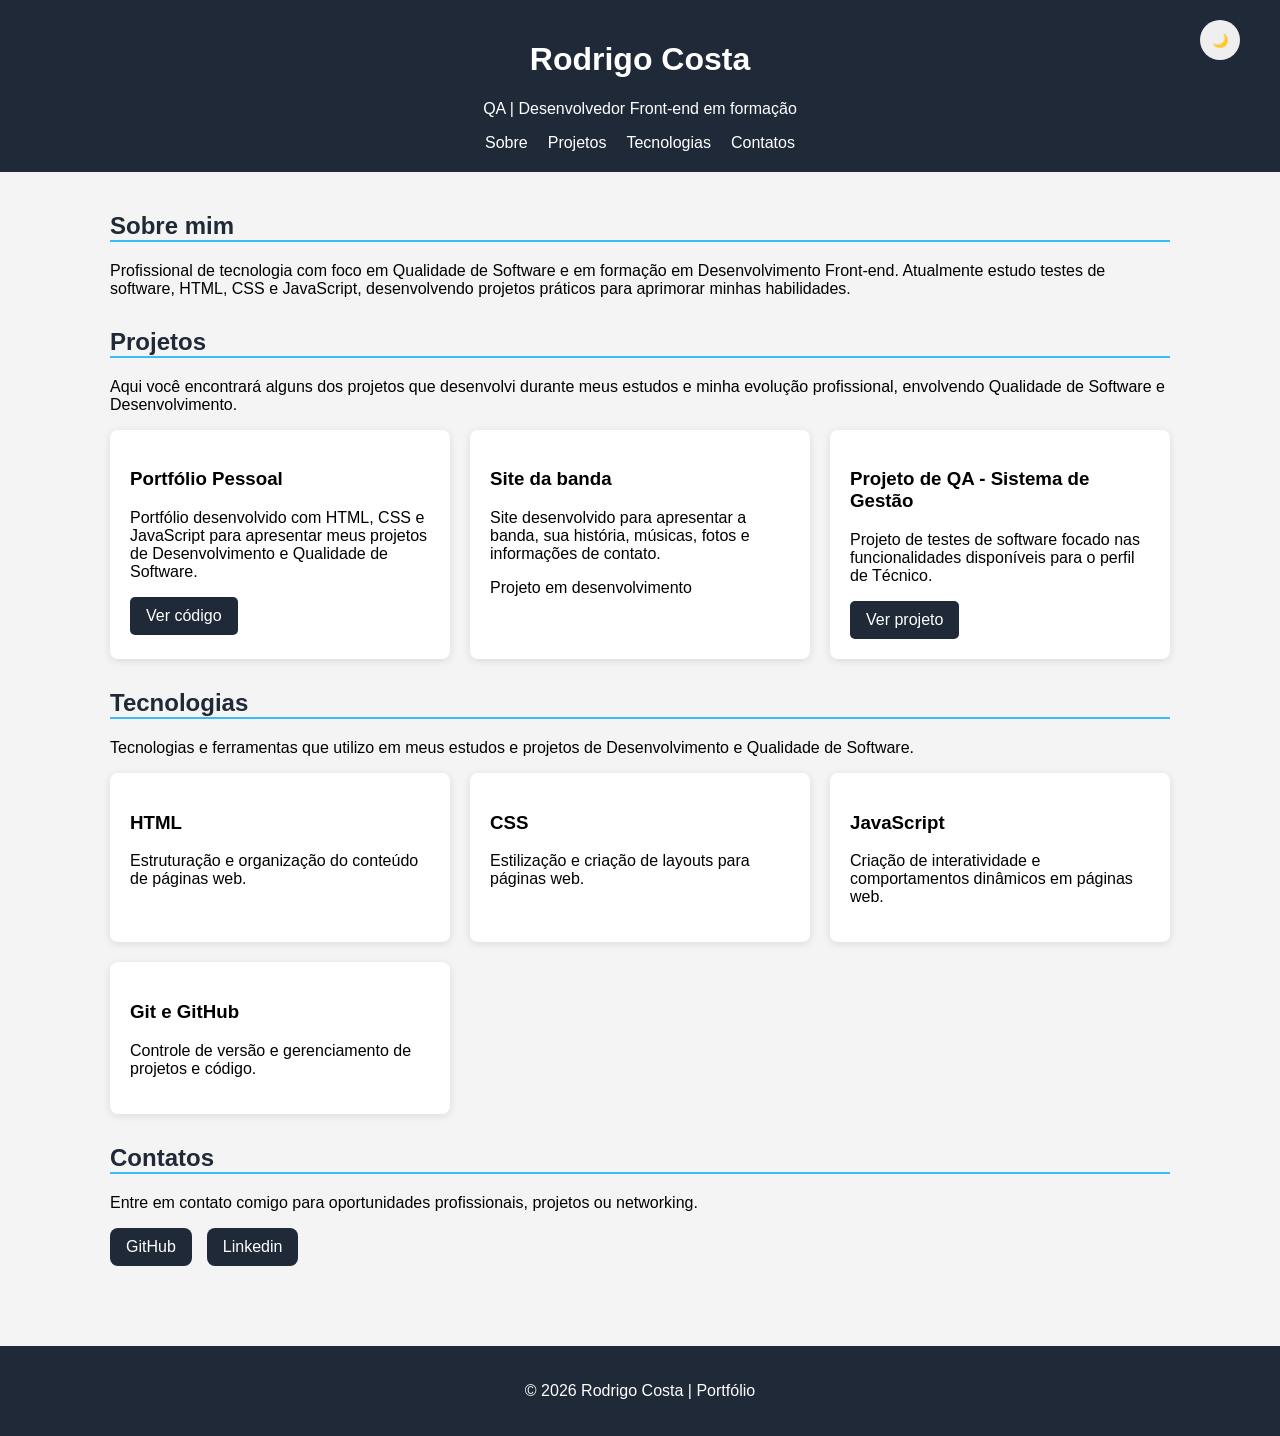
<file: index.html>
<!DOCTYPE html>
<html lang="pt-BR">

<head>
    <meta charset="UTF-8">
    <meta name="viewport" content="width=device-width, initial-scale=1.0">

    <title>Rodrigo Costa | Portfólio</title>

    <link rel="stylesheet" href="css/style.css">
</head>

<body>

    <header>
        <h1>Rodrigo Costa</h1>

        <p>QA | Desenvolvedor Front-end em formação</p>

        <nav>
            <ul>
                <li>
                    <a href="#sobre">Sobre</a>
                </li>
                <li>
                    <a href="#projetos">Projetos</a>
                </li>
                <li>
                    <a href="#tecnologias">Tecnologias</a>
                </li>
                <li>
                    <a href="#contatos">Contatos</a>
                </li>
            </ul>

        </nav>

        <button id="modo-escuro">🌙</button>
    </header>

    <main>
        <section id="sobre">
            <h2>Sobre mim</h2>
            <p>Profissional de tecnologia com foco em Qualidade de Software e em formação em Desenvolvimento Front-end.
                Atualmente estudo testes de software, HTML, CSS e JavaScript, desenvolvendo projetos práticos para
                aprimorar minhas habilidades.</p>

        </section>

        <section id="projetos">
            <h2>Projetos</h2>

            <p>Aqui você encontrará alguns dos projetos que desenvolvi durante meus estudos e minha evolução
                profissional, envolvendo Qualidade de Software e Desenvolvimento.</p>

            <div class="lista-projetos">

                <div class="projeto">
                    <h3>Portfólio Pessoal</h3>

                    <p>Portfólio desenvolvido com HTML, CSS e JavaScript para apresentar meus projetos de
                        Desenvolvimento e Qualidade de Software.</p>
                    <a href="https://github.com/rodrigocosta86/portfolio" target="_blank">Ver código</a>
                </div>

                <div class="projeto">
                    <h3>Site da banda</h3>
                    <p>Site desenvolvido para apresentar a banda, sua história, músicas, fotos e informações de contato.
                    </p>
                    <span>Projeto em desenvolvimento</span>
                </div>

                <div class="projeto">
                    <h3>Projeto de QA - Sistema de Gestão</h3>
                    <p>Projeto de testes de software focado nas funcionalidades disponíveis para o perfil de Técnico.
                    </p>
                    <a href="projeto-qa.html">Ver projeto</a>
                </div>

            </div>

        </section>

        <section id="tecnologias">
            <h2>Tecnologias</h2>

            <p>Tecnologias e ferramentas que utilizo em meus estudos e projetos de Desenvolvimento e Qualidade de
                Software.</p>

            <div class="lista-tecnologias">
                <div class="tecnologia">
                    <h3>HTML</h3>
                    <p>Estruturação e organização do conteúdo de páginas web.</p>
                </div>

                <div class="tecnologia">
                    <h3>CSS</h3>
                    <p>Estilização e criação de layouts para páginas web.</p>
                </div>

                <div class="tecnologia">
                    <h3>JavaScript</h3>
                    <p>Criação de interatividade e comportamentos dinâmicos em páginas web.</p>
                </div>

                <div class="tecnologia">
                    <h3>Git e GitHub</h3>
                    <p>Controle de versão e gerenciamento de projetos e código.</p>
                </div>

            </div>

        </section>

        <section id="contatos">
            <h2>Contatos</h2>
            <p>Entre em contato comigo para oportunidades profissionais, projetos ou networking.</p>

            <div class="lista-contatos">
                <a class="github" href="https://github.com/rodrigocosta86">GitHub</a>
                <a class="linkedin" href="https://www.linkedin.com/in/rodrigo-qa/">Linkedin</a>
            </div>

        </section>


    </main>

    <footer>
        <p>© 2026 Rodrigo Costa | Portfólio</p>
    </footer>



    <script src="js/script.js"></script>

</body>

</html>



<!--
<!DOCTYPE html> - Diz ao navegador que o documento é HTML5.
<html> - Engloba toda a página.
<head> - Informações da página.
<body> - Conteúdo exibido ao usuário.
<header> - Cabeçalho.
<main> - Conteúdo principal.
<footer> - Rodapé.
<script> - Conecta o JavaScript.
-->
</file>
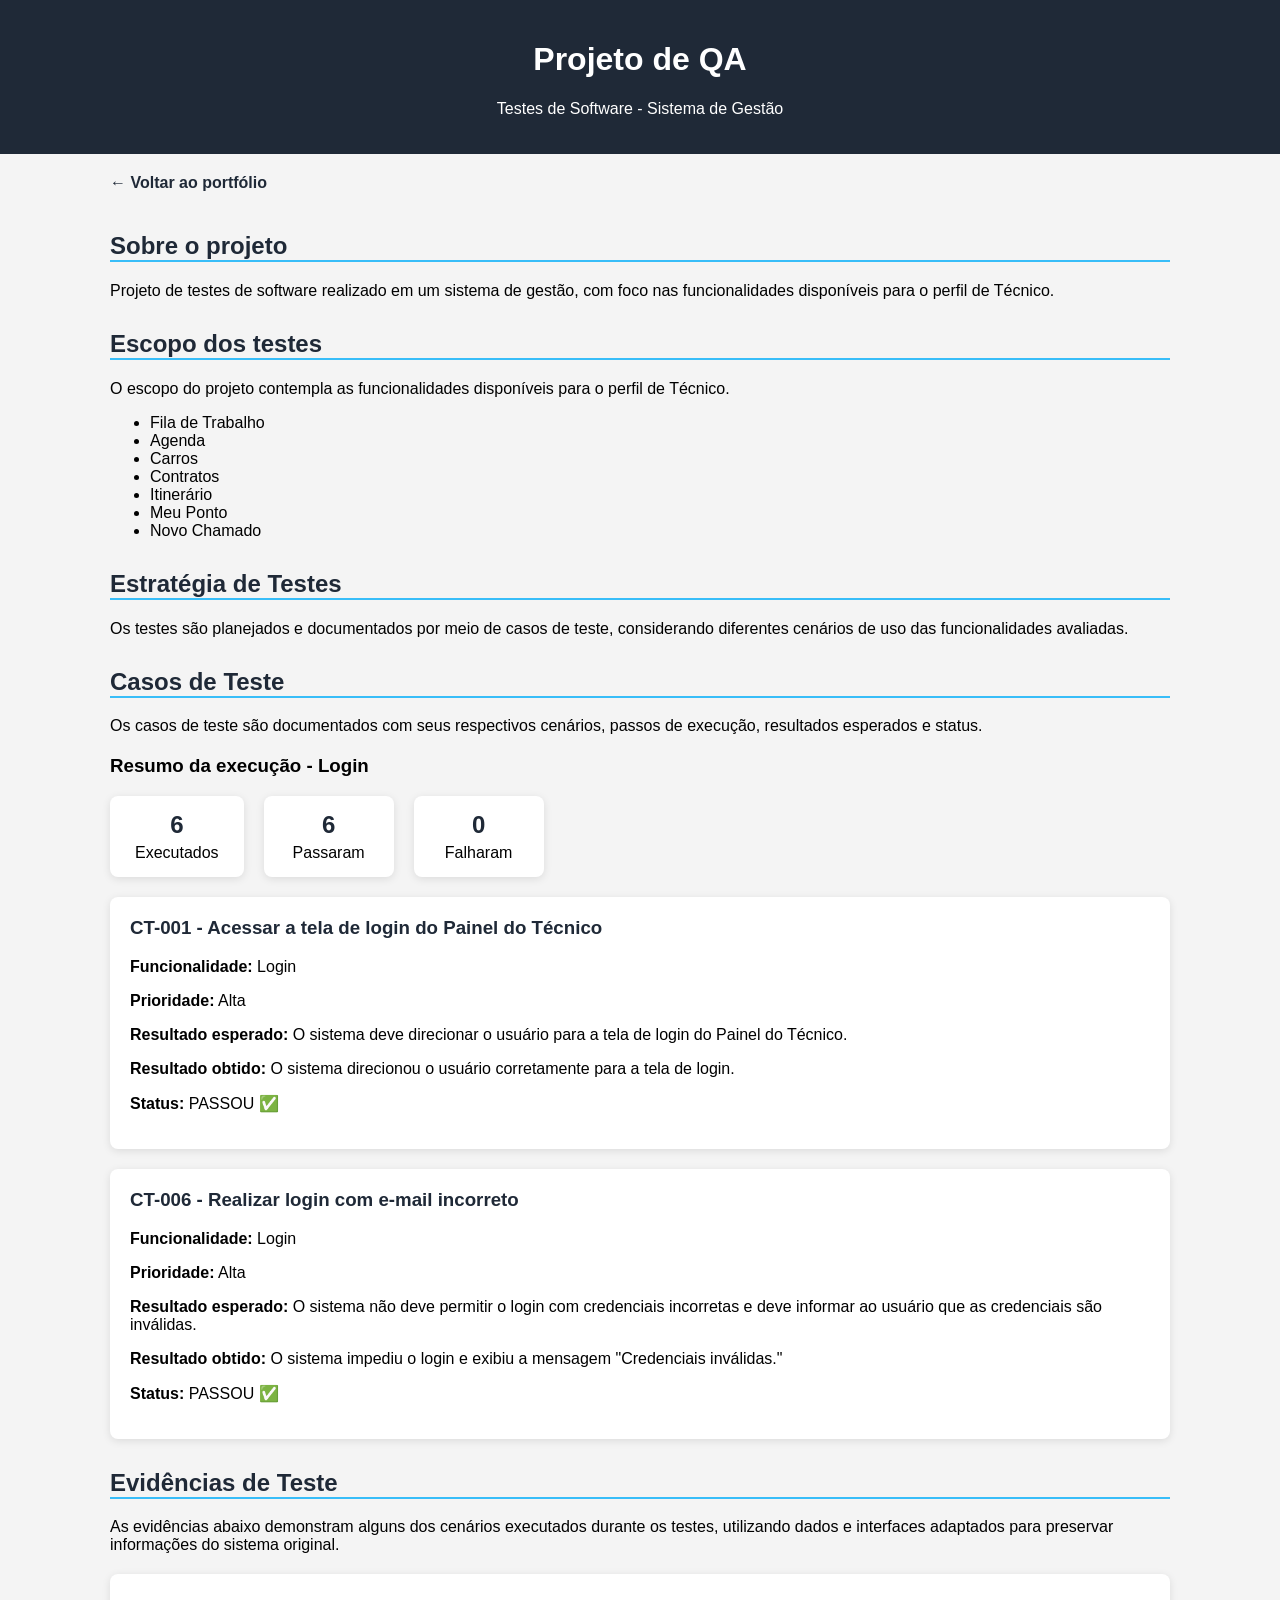
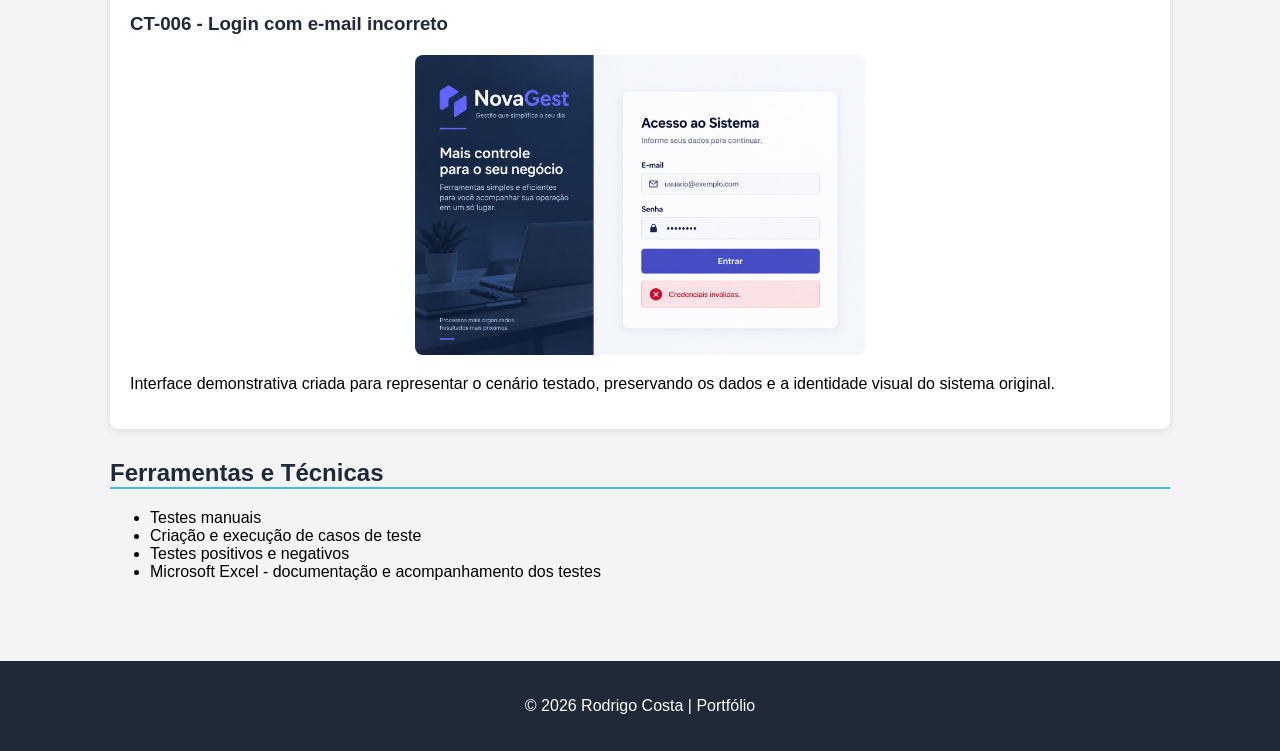
<file: projeto-qa.html>
<!DOCTYPE html>

<html lang="pt-BR">

<head>
    <meta charset="UTF-8">
    <meta name="viewport" content="width=device-width, initial-scale=1.0">
    <title>Projeto de QA | Rodrigo Costa</title>
    <link rel="stylesheet" href="css/style.css">
</head>

<body>

    <header>
        <h1>Projeto de QA</h1>
        <p>Testes de Software - Sistema de Gestão</p>
    </header>


    <main>

        <a class="voltar-portfolio" href="index.html">← Voltar ao portfólio</a>

        <section>
            <h2>Sobre o projeto</h2>

            <p>
                Projeto de testes de software realizado em um sistema de gestão,
                com foco nas funcionalidades disponíveis para o perfil de Técnico.
            </p>

        </section>

        <section>
            <h2>Escopo dos testes</h2>

            <p>
                O escopo do projeto contempla as funcionalidades disponíveis
                para o perfil de Técnico.
            </p>


            <ul>
                <li>Fila de Trabalho</li>
                <li>Agenda</li>
                <li>Carros</li>
                <li>Contratos</li>
                <li>Itinerário</li>
                <li>Meu Ponto</li>
                <li>Novo Chamado</li>
            </ul>
        </section>

        <section>
            <h2>Estratégia de Testes</h2>

            <p>
                Os testes são planejados e documentados por meio de casos de teste,
                considerando diferentes cenários de uso das funcionalidades avaliadas.
            </p>
        </section>

        <section>
            <h2>Casos de Teste</h2>

            <p>
                Os casos de teste são documentados com seus respectivos cenários,
                passos de execução, resultados esperados e status.
            </p>

            <div class="resumo-testes">
                <h3>Resumo da execução - Login</h3>

                <div class="resumo-numeros">
                    <div>
                        <strong>6</strong>
                        <span>Executados</span>
                    </div>

                    <div>
                        <strong>6</strong>
                        <span>Passaram</span>
                    </div>

                    <div>
                        <strong>0</strong>
                        <span>Falharam</span>
                    </div>
                </div>
            </div>

            <div class="caso-teste">
                <h3>CT-001 - Acessar a tela de login do Painel do Técnico</h3>

                <p><strong>Funcionalidade:</strong> Login</p>
                <p><strong>Prioridade:</strong> Alta</p>
                <p><strong>Resultado esperado:</strong> O sistema deve direcionar o usuário para a tela de login do
                    Painel do Técnico.</p>
                <p><strong>Resultado obtido:</strong> O sistema direcionou o usuário corretamente para a tela de login.
                </p>
                <p><strong>Status:</strong> PASSOU ✅</p>
            </div>
            <div class="caso-teste">
                <h3>CT-006 - Realizar login com e-mail incorreto</h3>

                <p><strong>Funcionalidade:</strong> Login</p>
                <p><strong>Prioridade:</strong> Alta</p>

                <p>
                    <strong>Resultado esperado:</strong>
                    O sistema não deve permitir o login com credenciais incorretas
                    e deve informar ao usuário que as credenciais são inválidas.
                </p>

                <p>
                    <strong>Resultado obtido:</strong>
                    O sistema impediu o login e exibiu a mensagem "Credenciais inválidas."
                </p>

                <p><strong>Status:</strong> PASSOU ✅</p>
            </div>

        </section>

        <section id="evidencias">
            <h2>Evidências de Teste</h2>

            <p>
                As evidências abaixo demonstram alguns dos cenários executados
                durante os testes, utilizando dados e interfaces adaptados para
                preservar informações do sistema original.
            </p>

            <div class="evidencia">
                <h3>CT-006 - Login com e-mail incorreto</h3>

                <img src="img/qa/evi6.png" alt="Evidência do teste de login com credenciais inválidas">

                <p>
                    Interface demonstrativa criada para representar o cenário testado,
                    preservando os dados e a identidade visual do sistema original.
                </p>
            </div>
        </section>

        <section>
            <h2>Ferramentas e Técnicas</h2>

            <ul>
                <li>Testes manuais</li>
                <li>Criação e execução de casos de teste</li>
                <li>Testes positivos e negativos</li>
                <li>Microsoft Excel - documentação e acompanhamento dos testes</li>
            </ul>
        </section>

    </main>

    <footer>
        <p>© 2026 Rodrigo Costa | Portfólio</p>
    </footer>

</body>

</html>
</file>
<file: css/style.css>
* {
    box-sizing: border-box;
}

body {
    background-color: #f4f4f4;
    font-family: Arial, sans-serif;
    margin: 0;
}

html {
    scroll-behavior: smooth;
}

header {
    background-color: #1f2937;
    color: white;
    padding: 20px;
    text-align: center;
    position: relative;
}

nav ul {
    display: flex;
    list-style: none;
    gap: 20px;
    justify-content: center;
    padding: 0;
    margin: 16px 0 0;
}

nav a {
    color: white;
    text-decoration: none;
    transition: color 0.3s;
}

nav a:hover {
    color: #38bdf8;
}

main {
    padding: 20px;
    max-width: 1100px;
    margin: 0 auto;
}

section {
    margin-bottom: 30px;
}

section h2 {
    color: #1f2937;
    border-bottom: 2px solid #38bdf8;
}

.lista-projetos {
    display: flex;
    gap: 20px;
    flex-wrap: wrap;
}

.projeto {
    background-color: white;
    padding: 20px;
    border-radius: 8px;
    box-shadow: 0 2px 8px rgba(0, 0, 0, 0.1);
    flex: 1;
    min-width: 300px;
}

.projeto a {
    display: inline-block;
    padding: 10px 16px;
    background-color: #1f2937;
    color: white;
    text-decoration: none;
    border-radius: 5px;
}

.projeto a:hover {
    background-color: #38bdf8;
}

.lista-tecnologias {
    display: flex;
    gap: 20px;
    flex-wrap: wrap;

}

.tecnologia {
    background-color: white;
    padding: 20px;
    border-radius: 8px;
    box-shadow: 0 2px 8px rgba(0, 0, 0, 0.1);
    flex: 1 1 300px;
    max-width: 340px;
    transition: 0.3s;
}

.tecnologia:hover {
    transform: translateY(-5px);
    box-shadow: 0 6px 15px rgba(0, 0, 0, 0.15);
}

.lista-contatos {
    display: flex;
    gap: 15px;
}

.lista-contatos a {
    padding: 10px 16px;
    background-color: #1f2937;
    color: white;
    text-decoration: none;
    border-radius: 8px;
}

.lista-contatos a:hover {
    background-color: #38bdf8;
}

body.modo-escuro {
    background-color: #111;
    color: white;
}

body.modo-escuro .projeto,
body.modo-escuro .tecnologia {
    background-color: #222;
    color: white;
    border: 1px solid #444;
}

body.modo-escuro section h2 {
    color: white;
}

#modo-escuro {
    border: none;
    border-radius: 50%;
    width: 40px;
    height: 40px;
    position: absolute;
    top: 20px;
    right: 40px;
    cursor: pointer;
}

body.modo-escuro .projeto a,
body.modo-escuro .lista-contatos a {
    background-color: #374151;
}

body.modo-escuro .projeto a:hover,
body.modo-escuro .lista-contatos a:hover {
    background-color: #38bdf8;
}

.caso-teste {
    background-color: white;
    padding: 20px;
    border-radius: 8px;
    box-shadow: 0 2px 8px rgba(0, 0, 0, 0.1);
    margin-top: 20px;
}

.caso-teste h3 {
    margin-top: 0;
    color: #1f2937;
}

body.modo-escuro .caso-teste {
    background-color: #222;
    color: white;
    border: 1px solid #444;
}

body.modo-escuro .caso-teste h3 {
    color: white;
}

.resumo-testes {
    margin-top: 20px;
    margin-bottom: 20px;
}

.resumo-numeros {
    display: flex;
    gap: 20px;
}

.resumo-numeros div {
    background-color: white;
    padding: 15px 25px;
    border-radius: 8px;
    box-shadow: 0 2px 8px rgba(0, 0, 0, 0.1);
    text-align: center;
    min-width: 130px;
}

.resumo-numeros strong {
    display: block;
    font-size: 24px;
    color: #1f2937;
}

.resumo-numeros span {
    display: block;
    margin-top: 5px;
}

.voltar-portfolio {
    display: inline-block;
    margin-bottom: 20px;
    color: #1f2937;
    text-decoration: none;
    font-weight: bold;
}

.voltar-portfolio:hover {
    color: #38bdf8;
}

.evidencia {
    background-color: white;
    padding: 20px;
    border-radius: 8px;
    box-shadow: 0 2px 8px rgba(0, 0, 0, 0.1);
    margin-top: 20px;
}

.evidencia img {
    display: block;
    width: 100%;
    max-width: 450px;
    height: auto;
    margin: 20px auto;
    border-radius: 8px;
}

.evidencia h3 {
    color: #1f2937;
}

@media (max-width: 600px) {
    nav ul {
        flex-wrap: wrap;
        gap: 10px;
        padding: 0;
    }

    main {
        padding: 15px;
    }

    body {
        font-size: 16px;
    }

    .projeto {
        min-width: 100%;
    }

    .projeto p {
        line-height: 1.4;
    }

    .resumo-numeros {
        flex-direction: column;
    }

     .resumo-numeros div {
        min-width: 0;
        width: 100%;
    }

}

footer {
    background-color: #1f2937;
    color: white;
    text-align: center;
    padding: 20px;
    margin-top: 30px;
}
</file>
